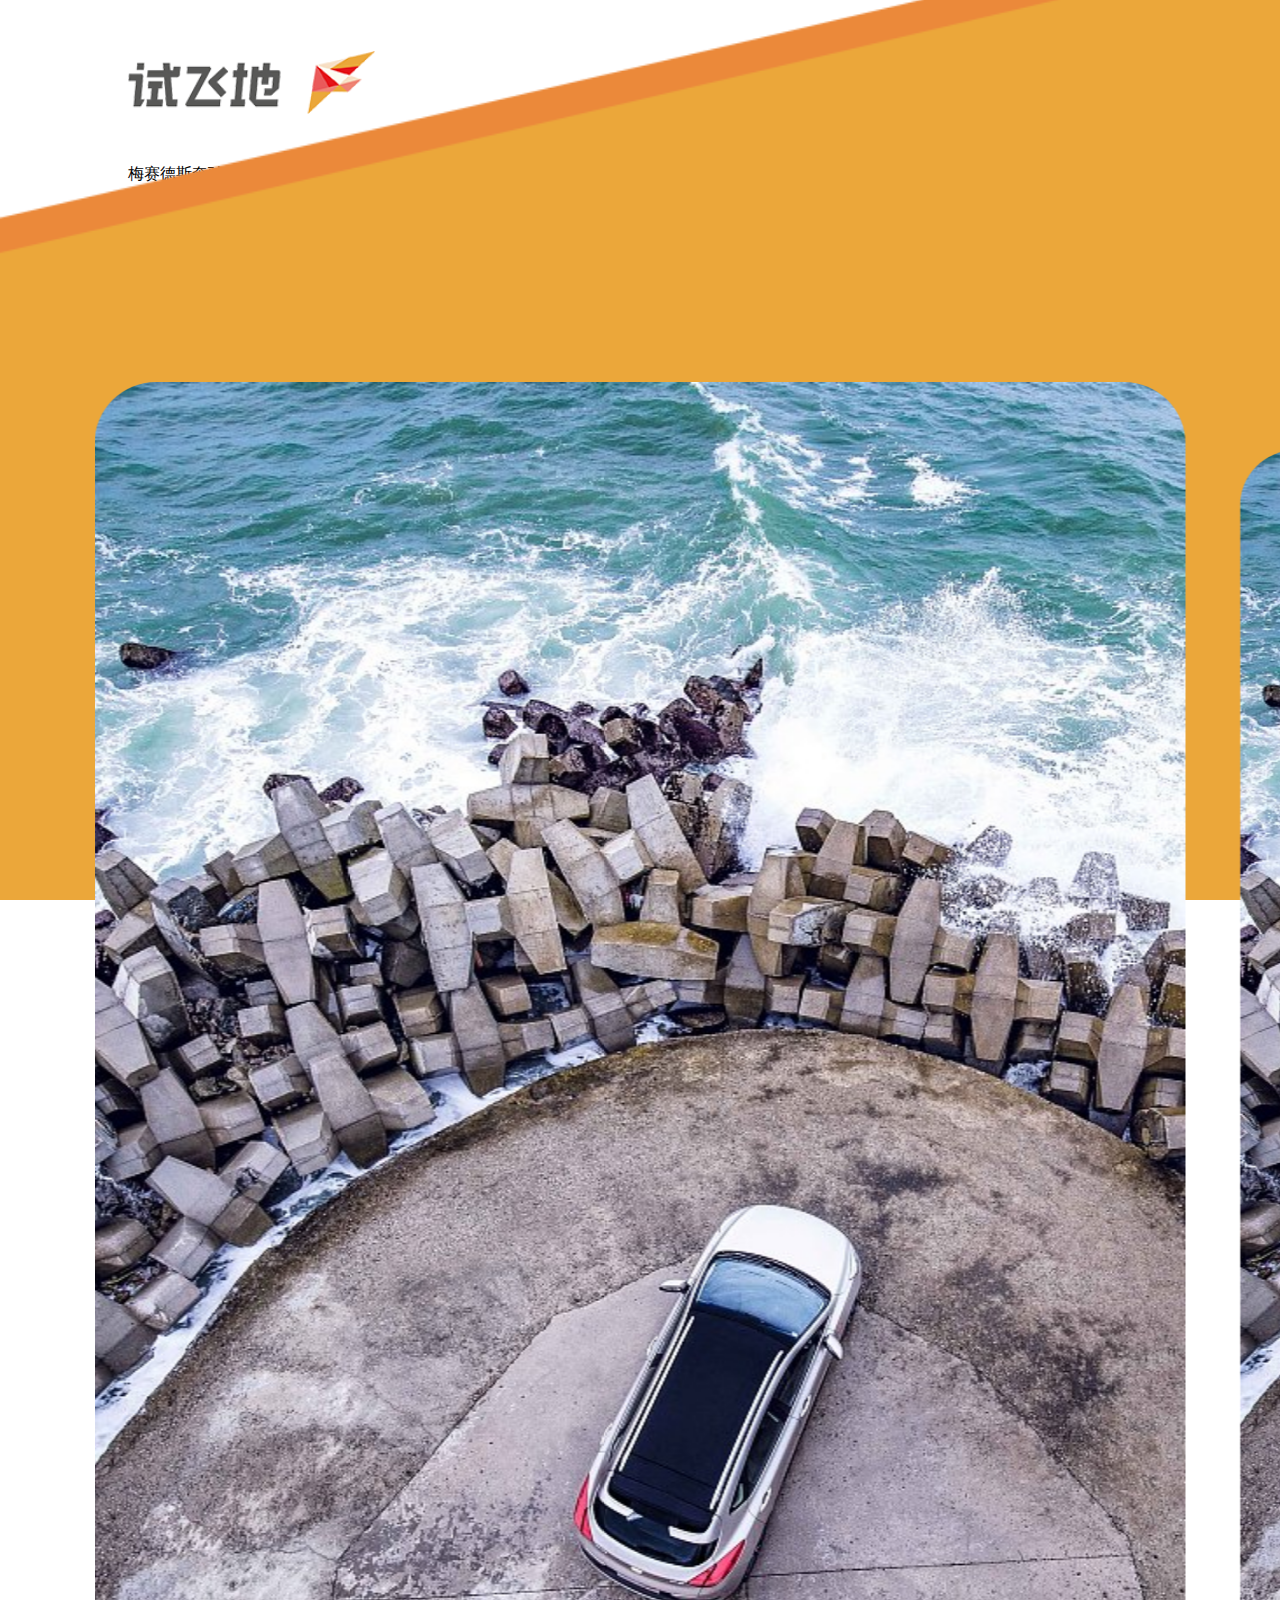
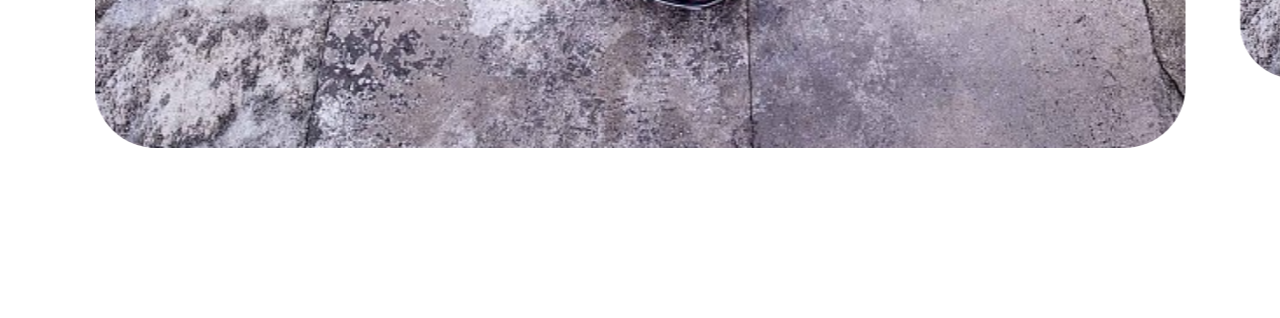
<file: html/index.html>
<!doctype html>
<html lang="en">
<head>
    <meta charset="UTF-8">
    <meta name="viewport"
          content="width=device-width, user-scalable=no, initial-scale=1.0, maximum-scale=1.0, minimum-scale=1.0">
    <meta http-equiv="X-UA-Compatible" content="ie=edge">
    <title>首页</title>
    <link rel="stylesheet" href="../assets/css/swiper.min.css">
    <link rel="stylesheet" href="../assets/css/style.css">
    <script src="../assets/js/window.js"></script>
</head>
<body>
<div class="app">
    <div class="logo"><img src="../assets/imgs/index_logo.png" alt=""></div>
    <div class="carinfo" id="carinfo">
        <div class="title">梅赛德斯奔驰 GT V8 诚邀试驾</div>
        <div class="des">我们会第一时间与您联系，安排试驾事宜，申申请梅赛德斯申请梅赛德斯申请梅赛德斯</div>
    </div>
    <div class="swiper-container banner">
        <div class="swiper-wrapper">
            <!--                        <div class="swiper-slide" v-for="(item,index) in slide_list" :key="item.id">-->
            <a class="swiper-slide" href="detail.html">
                <img src="../assets/imgs/index_pic.png" alt>
            </a>
            <a class="swiper-slide" href="detail.html">
                <img src="../assets/imgs/index_pic.png" alt>
            </a>
            <a class="swiper-slide" href="detail.html">
                <img src="../assets/imgs/index_pic.png" alt>
            </a>
        </div>
        <!--    <div class="swiper-button-prev"></div>&lt;!&ndash;左箭头。如果放置在swiper-container外面，需要自定义样式。&ndash;&gt;-->
        <!--    <div class="swiper-button-next"></div>-->
        <!-- 如果需要分页器 -->
        <div class="swiper-pagination"></div>
    </div>
    <div class="bg">
        <div class="bg_img"><img src="../assets/imgs/index_bg.png" alt=""></div>
        <div class="bg_down"></div>
    </div>
</div>
</body>
</html>

<script src="../assets/js/jquery-1.12.4.min.js"></script>
<script src="../assets/js/swiper.jquery.min.js"></script>
<script>
    $(document).ready(function () {
        var data = [
            {
                name: '梅赛德斯奔驰 GT V8 诚邀试驾',
                des: '我梅赛德斯申请梅赛德斯'
            },
            {
                name: '梅赛德斯奔驰 GT V8 诚邀试驾1',
                des: '1'
            },
            {
                name: '梅赛德斯奔驰 GT V8 诚邀试驾2',
                des: '，安排试驾事宜，申申请梅赛德斯斯2'
            }
        ]
        var mySwiper = new Swiper('.banner', {
            slidesPerView: 'auto', //重要 可以去swiper搜索
            centeredSlides: true, //重要
            paginationClickable: true,
            effect: 'left',
            speed: 500,
            coverflowEffect: {
                rotate: 20,
                stretch: 10,
                depth: 60,
                modifier: 2,
            },
            lazy: {
                loadPrevNext: true,
            },
            observer: true,
            observeParents: true,
            pagination: '.swiper-pagination',
            onSlideChangeEnd: function (swiper) {
                console.log(swiper.activeIndex) //切换结束时，告诉我现在是第几个slide
                var html = `<div class="title">${data[swiper.activeIndex].name}</div><div class="des">${data[swiper.activeIndex].des}</div>`;
                $('#carinfo').html(html)
            }
        });
        // $('.swiper-slide').click(function () {
        //     window.location.href = './detail.html'
        // })
    })
</script>
</file>
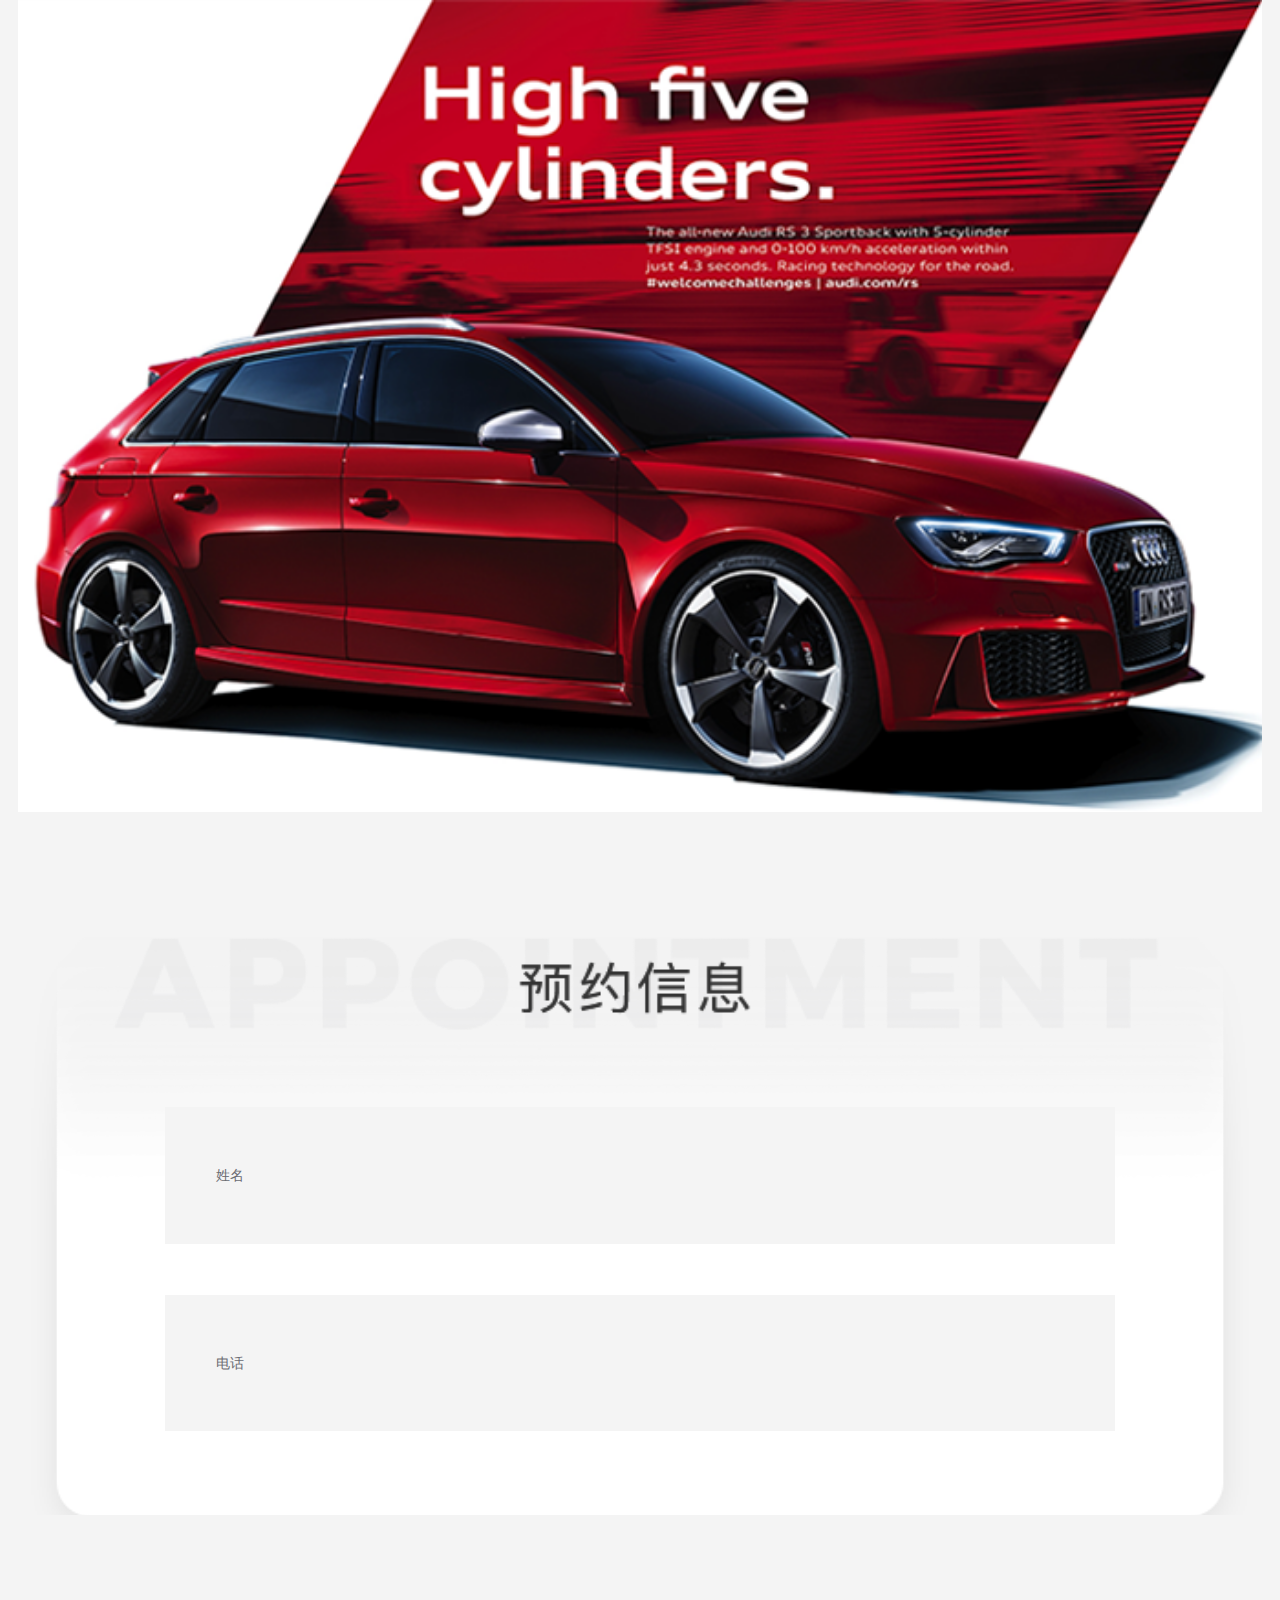
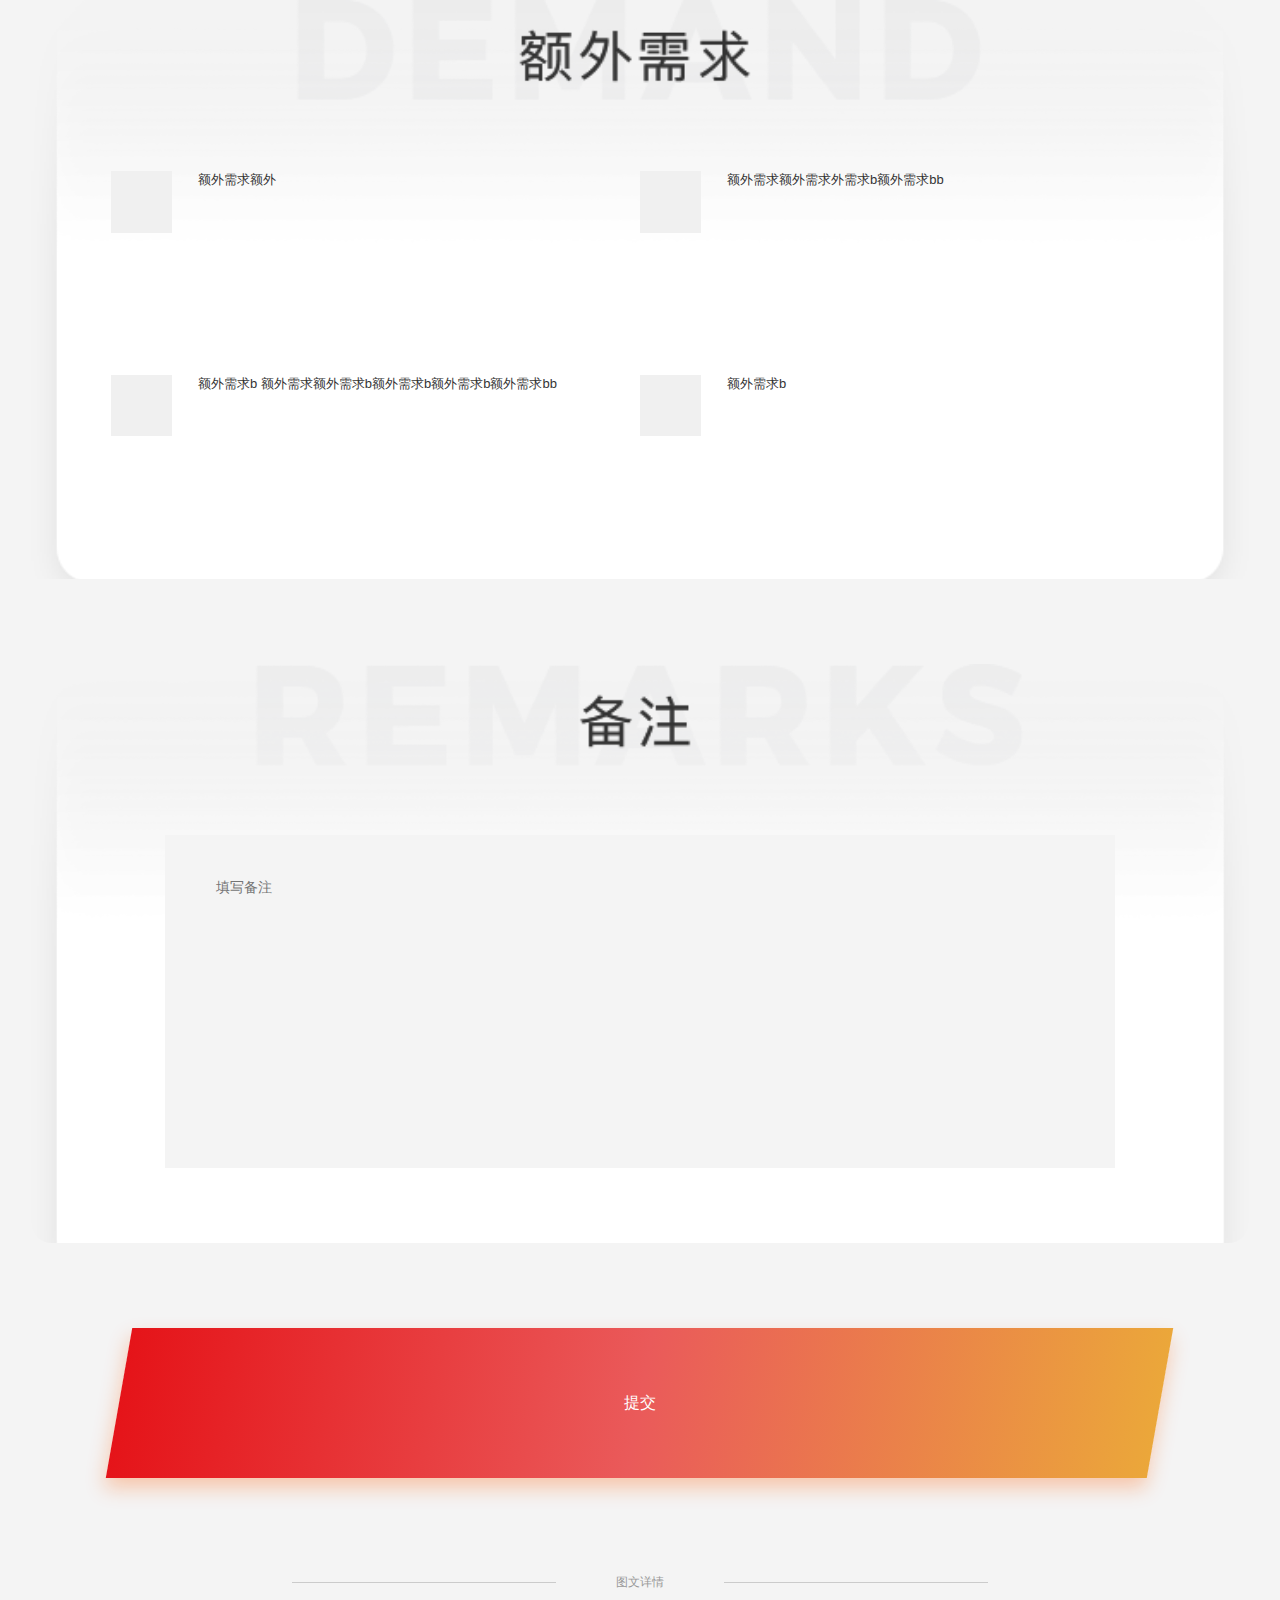
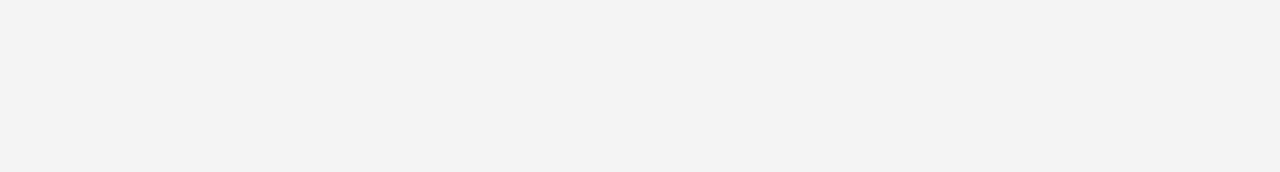
<file: html/detail.html>
<!doctype html>
<html lang="en">
<head>
    <meta charset="UTF-8">
    <meta name="viewport"
          content="width=device-width, user-scalable=no, initial-scale=1.0, maximum-scale=1.0, minimum-scale=1.0">
    <meta http-equiv="X-UA-Compatible" content="ie=edge">
    <title>详情</title>
    <link rel="stylesheet" href="../assets/css/swiper.min.css">
    <link rel="stylesheet" href="../assets/css/style.css">
    <script src="../assets/js/window.js"></script>
</head>
<body>
<div class="detail">
    <div class="img"><img src="../assets/imgs/detail_pic1.png" alt=""></div>
    <form action="" class="form">
        <div class="form1">
            <div class="inputbox"><label for="name">姓名</label><input type="text" placeholder="" id="name"></div>
            <div class="inputbox"><label for="tel">电话</label><input type="number" placeholder="" id="tel"></div>
        </div>
        <div class="form1 form2">
            <div class="checktbox">
                <input type="checkbox" placeholder="" value="1" id="xq" name="checkGroup">
                <label for="xq">
                    <span class="checkimg"><img src="../assets/imgs/check.png" alt=""></span>
                    <span>额外需求额外</span>
                </label>
            </div>
            <div class="checktbox">
                <input type="checkbox" placeholder="" value="2" id="xq1" name="checkGroup">
                <label for="xq1">
                    <span class="checkimg"><img src="../assets/imgs/check.png" alt=""></span>
                    <span>额外需求额外需求外需求b额外需求bb</span>
                </label>
            </div>
            <div class="checktbox">
                <input type="checkbox" placeholder="" value="3" id="xq2" name="checkGroup">
                <label for="xq2">
                    <span class="checkimg"><img src="../assets/imgs/check.png" alt=""></span>
                    <span>额外需求b 额外需求额外需求b额外需求b额外需求b额外需求bb</span>
                </label>
            </div>
            <div class="checktbox">
                <input type="checkbox" placeholder="" value="4" id="xq3" name="checkGroup">
                <label for="xq3">
                    <span class="checkimg"><img src="../assets/imgs/check.png" alt=""></span>
                    <span>额外需求b</span>
                </label>
            </div>
        </div>
        <div class="form1 form3">
            <textarea name="" id="remark" placeholder="填写备注"></textarea>
        </div>
        <div class="detail_btn">提交</div>
        <div class="detail_content">
            <div class="detail_title">
                <span class="line"></span>
                <span class="text">图文详情</span>
                <span class="line"></span>
            </div>
            <div class="dcontent">
                <!--                详情内容-->
                <!--                <img src="../assets/imgs/detail_pic2.png" alt="">-->
            </div>
        </div>
    </form>
</div>
</body>
</html>
<script src="../assets/js/jquery-1.12.4.min.js"></script>
<script src="../assets/js/swiper.jquery.min.js"></script>
<script>
    $(document).ready(function () {
        $('.detail_btn').click(function () {
            var name = $('#name').val();
            var tel = $('#tel').val();
            var telReg = /^1\d{10}$/gi
            var remark = $('#remark').val();
            var str = "";
            $("input[name='checkGroup']:checked").each(function (index, item) {

                if ($("input[name='checkGroup']:checked").length - 1 == index) {
                    str += $(this).val();
                } else {
                    str += $(this).val() + ",";
                }
            });
            if (name == '') {
                Toast('请输入姓名')
            } else if (tel == '') {
                Toast('请输入手机号')
            } else if (!telReg.test(tel)) {
                Toast('请输入正确的手机号')
            } else {
                // TO DO sth
            }
        });

        function Toast(msg, duration) {
            duration = isNaN(duration) ? 3000 : duration;
            var m = document.createElement('div');
            m.innerHTML = msg;
            m.style.cssText = "max-width:60%;min-width: 150px;padding:0 14px;height: 40px;color: rgb(255, 255, 255);line-height: 40px;text-align: center;border-radius: 4px;position: fixed;top: 50%;left: 50%;transform: translate(-50%, -50%);z-index: 999999;background: rgba(0, 0, 0,.7);font-size: 16px;";
            document.body.appendChild(m);
            setTimeout(function () {
                var d = 0.5;
                m.style.webkitTransition = '-webkit-transform ' + d + 's ease-in, opacity ' + d + 's ease-in';
                m.style.opacity = '0';
                setTimeout(function () {
                    document.body.removeChild(m)
                }, d * 1000);
            }, duration);
        }
    })
</script>
</file>
<file: assets/css/style.css>
@charset "utf-8";
html {
    color: #000;
    background: #fff;
    overflow-y: scroll;
    -webkit-text-size-adjust: 100%;
    -ms-text-size-adjust: 100%
}

html * {
    outline: 0;
    -webkit-text-size-adjust: none;
    -webkit-tap-highlight-color: rgba(0, 0, 0, 0);
    margin: 0;
    -webkit-box-sizing: border-box;
    -moz-box-sizing: border-box;
    box-sizing: border-box;
    -webkit-overflow-scrolling: touch;
}

html, body {
    font-family: sans-serif
}

body, div, dl, dt, dd, ul, ol, li, h1, h2, h3, h4, h5, h6, pre, code, form, fieldset, legend, input, textarea, p, blockquote, th, td, hr, button, article, aside, details, figcaption, figure, footer, header, hgroup, menu, nav, section {
    margin: 0;
    padding: 0
}

input, select, textarea {
    font-size: 100%
}

table {
    border-collapse: collapse;
    border-spacing: 0
}

fieldset, img {
    border: 0
}

abbr, acronym {
    border: 0;
    font-variant: normal
}

del {
    text-decoration: line-through
}

address, caption, cite, code, dfn, em, th, var {
    font-style: normal;
    font-weight: 500
}

ol, ul {
    list-style: none
}

caption, th {
    text-align: left
}

h1, h2, h3, h4, h5, h6 {
    font-size: 100%;
    font-weight: 500
}

q:before, q:after {
    content: ''
}

sub, sup {
    font-size: 75%;
    line-height: 0;
    position: relative;
    vertical-align: baseline
}

sup {
    top: -.5em
}

sub {
    bottom: -.25em
}

a:hover {
    text-decoration: underline
}

ins, a {
    text-decoration: none
}

.app {
    height: 100vh;

}

.logo {
    width: 2.2rem;
    padding: .3rem 0 .3rem .75rem ;
    font-size: 0;
    height: .96rem;
}

.logo img {
    width: 100%;
}

.title {
    font-size: 16px;
    padding: 0 0 0 .75rem;
}

.des {
    max-width: 5.56rem;
    padding: 0 0 0 .75rem;
    overflow: hidden;
    text-overflow: ellipsis;
    display: -webkit-box;
    -webkit-line-clamp: 1;
    -webkit-box-orient: vertical;
    color: #999999;
    font-size: 11px;
    margin: .1rem 0;
}

.bg {
    /*background-size: 100% auto;*/
    /*background-image: url("../imgs/index_bg.png");*/
    /*background-repeat: no-repeat;*/
    /*background-position: top center;*/
    position: absolute;
    bottom: 0;
    left: 0;
    width: 100%;
    z-index: 0;
}

.bg_img {
    display: flex;
    align-items: center;
    justify-content: center;
    font-size: 0;
}

.bg_img img {
    width: 100%;
}

.bg_down {
    background-color: #EBA73A;
    height: 3.63rem;
}

.banner {
    padding: 0.4rem 0 1rem 0;
}

.banner .swiper-slide {
    display: flex;
    /*align-items: center;*/
    /*justify-content: center;*/
    width: 85.2% !important;
    transform: scale(0.9);
    transition: all .3s;
    overflow: hidden;
    margin: 0 auto;
    border-radius: .36rem;
    max-height: 8rem;
}

.banner .swiper-slide img {
    width: 100%;
}

.banner .swiper-slide-active {
    transform: scale(1);
}

.banner .swiper-pagination-bullet {
    width: 10px;
    height: 3px;
    border-radius: 1px;
    background-color: rgba(255, 255, 255, .3);
    transition: .3s linear;
}

.banner .swiper-pagination-bullet-active {
    background-color: #fff;
    width: 15px;
}

.carinfo {
    transition: ease-in-out .3s;
    height: .88rem;
}

/* 详情*/
.detail {
    min-height: 100vh;
    background-color: #F4F4F4;
    padding-bottom: .5rem;
}

.detail .img {
    margin: 0 18px;
}

.detail .img img {
    width: 100%;
}

.title1 {

}

.form1 {
    height: 3.39rem;
    background-repeat: no-repeat;
    background-size: 100% auto;
    margin: .5rem .18rem 0 .18rem;
    background-image: url("../imgs/title1.png");
    /*background:rgba(255,255,255,1);*/
    /*box-shadow:0px 3px 10px 0px rgba(0, 0, 0, 0.08);*/
    /*border-radius:10px;*/
    padding: 1rem 0 0 0;
}


.form1 .inputbox {
    width: 5.57rem;
    margin: 0 auto .3rem auto;
    font-size: 14px;
    background-color: #F4F4F4;
    height: .8rem;
    line-height: .8rem;
    padding: 0 .3rem;
    display: flex;
    align-items: center;

}

.inputbox label {
    color: #6A6B72;
    font-size: 14px;
    display: block;
    width: .6rem;
    flex-shrink: 0;
}

.inputbox input {
    padding: 0 .25rem;
    flex: 1;
}

.inputbox
input[type='text'], input[type='number'] {
    background: none;
    border: 0;
    outline: none;
    height: 100%;
    color: #333;
    line-height: 1;
}

.form2 {
    background-image: url("../imgs/title2.png");
    display: flex;
    flex-wrap: wrap;
    font-size: 14px;
    align-items: baseline;
}


.form2 .checktbox {
    font-size: 14px;
    width: 50%;
    display: flex;
    align-items: center;
}

.form2 .checktbox:nth-child(2n-1) {
    padding: 0 0 0 .47rem;
}

.form2 .checktbox:nth-child(2n) {
    padding: 0 0.47rem 0 0
}

.checktbox input[type='checkbox'] {
    opacity: 0;
    position: absolute;
    width: 0;
    height: 0;
}

.form2 .checktbox label {
    display: flex;
    position: relative;
    /*background-position: .1rem -.1rem;*/
    font-size: 13px;
    color: #333;
}

.form2 .checktbox label .checkimg {
    width: .36rem;
    height: .36rem;
    font-size: 0;
    background-color: #F0F0F0;
    position: relative;
    flex-shrink: 0;
    margin-right: .15rem;
}

.form2 .checktbox label .checkimg img {
    display: none;
    width: .36rem;
    position: absolute;
    left: .05rem;
    bottom: .1rem;
}


.form2 .checktbox input[type='checkbox']:checked + label img {
    /*background-image: url("../imgs/check.png");*/
    display: block;
}

textarea {
    outline: none;
    background: none;
    resize: none;
    border: none;
}

.form3 {
    background-image: url("../imgs/title3.png");
    font-size: 14px;
    border-radius: 20px;
    margin-bottom: 0;
}

.form3 textarea {
    width: 5.57rem;
    height: 1.95rem;
    margin: 0 auto;
    font-size: 14px;
    display: block;
    background-color: #F4F4F4;
    padding: .26rem .3rem;
}

.detail_content .detail_title {
    display: flex;
    align-items: center;
    justify-content: space-between;
    font-size: 12px;
    color: #999;
    padding: .56rem 1.71rem;
}

.detail_content .detail_title .line {
    flex: 1;
    height: 1px;
    background-color: #CBCBCB;
}

.detail_content .detail_title .text {
    padding: 0 .35rem;
}

.detail_content .detail_img {
    display: flex;
    align-items: center;
    justify-content: center;
    padding: 0 .35rem;
}

.detail_content .detail_img img {
    width: 100%;
}

.detail_btn {
    line-height: .88rem;
    font-size: 16px;
    color: #fff;
    text-align: center;
    margin: 0.5rem .35rem 0 .35rem;
    position: relative;
    height: .88rem;
    z-index: 1;
    /*background: linear-gradient(90deg, rgba(229, 20, 25, 1), rgba(234, 90, 90, 1), rgba(235, 167, 58, 1));*/
}

.detail_btn:before {
    content: '';
    position: absolute;
    top: 0;
    right: .35rem;
    bottom: 0;
    left: .35rem;
    background: linear-gradient(90deg, rgba(229, 20, 25, 1), rgba(234, 90, 90, 1), rgba(235, 167, 58, 1));
    box-shadow: 0px 10px 20px 0px rgba(255, 92, 3, 0.3);
    transform: skewX(-10deg);
    z-index: -1;
    margin: auto;
}

.detail_btn:active {
    opacity: .7;
}
.dcontent{
    background-color: #fff;
    padding: 0 12px;
}
.dcontent img{
    width: 100%!important;
}
</file>
